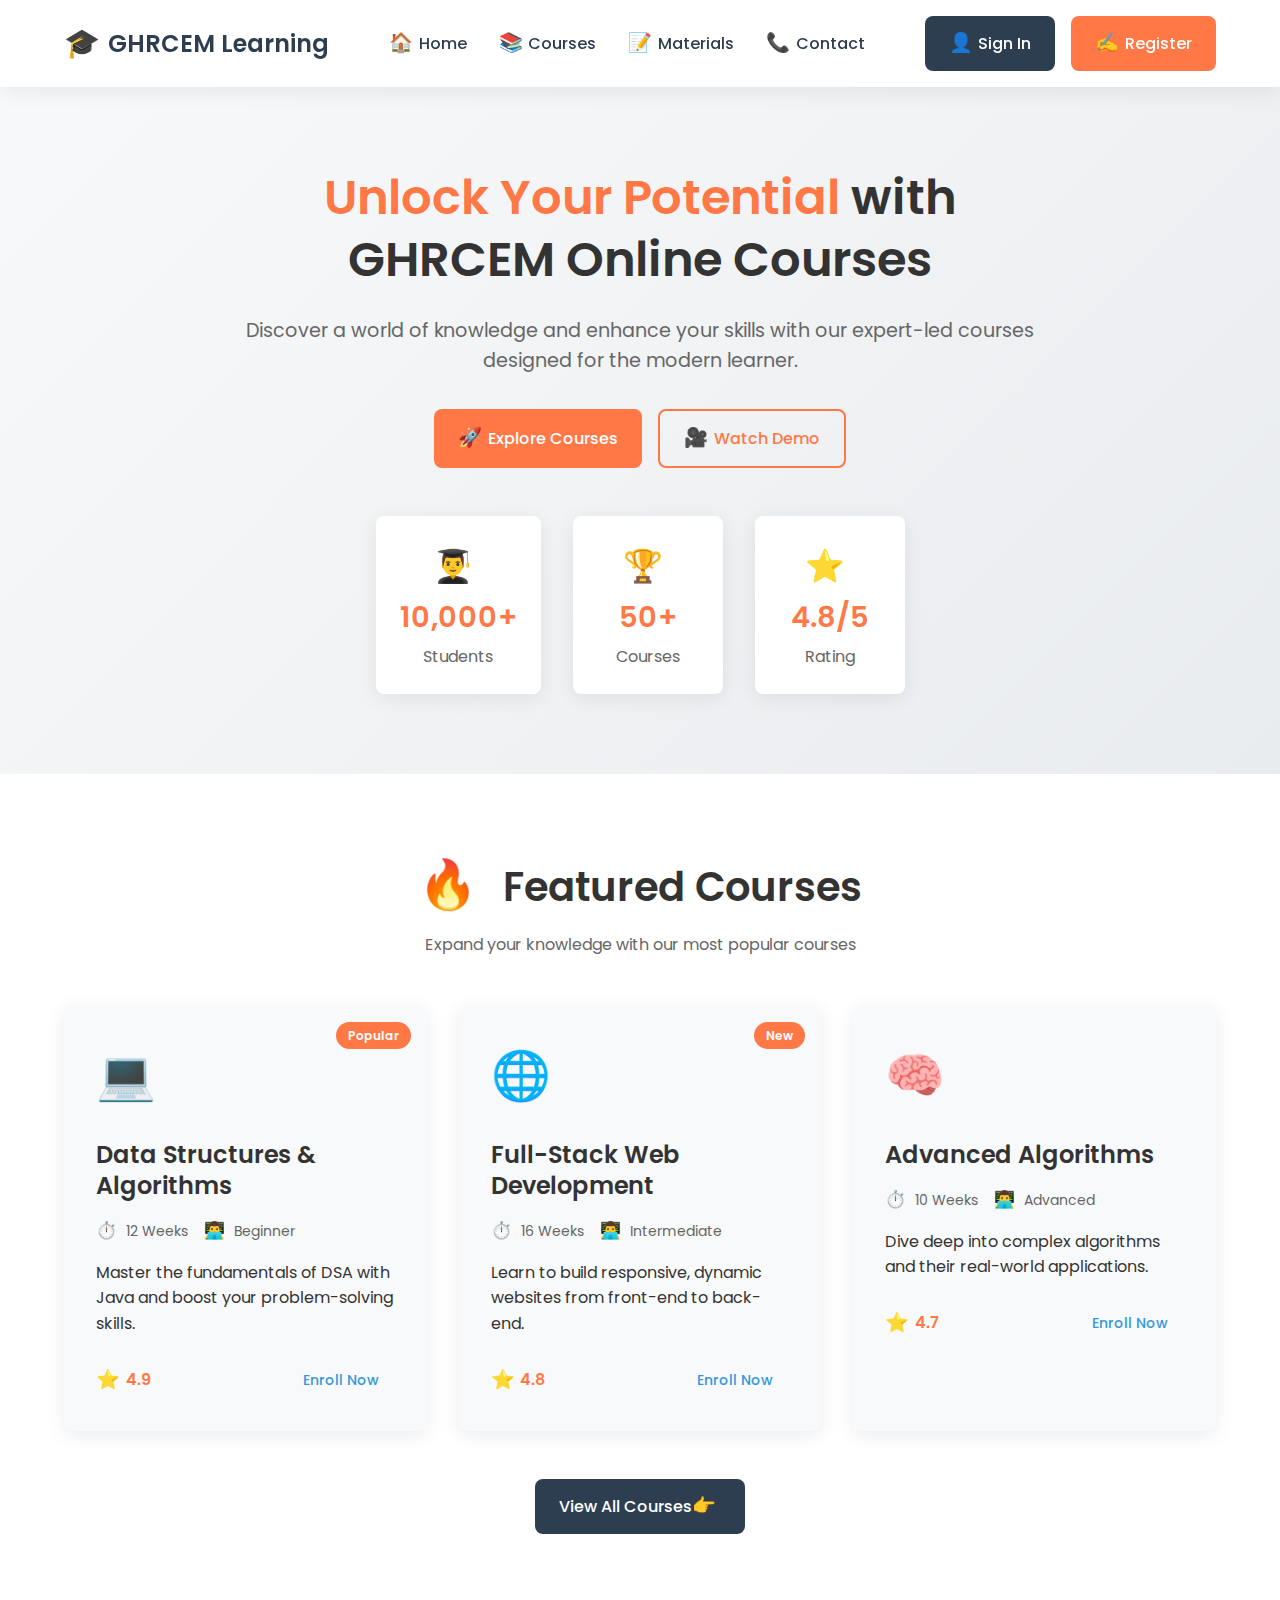
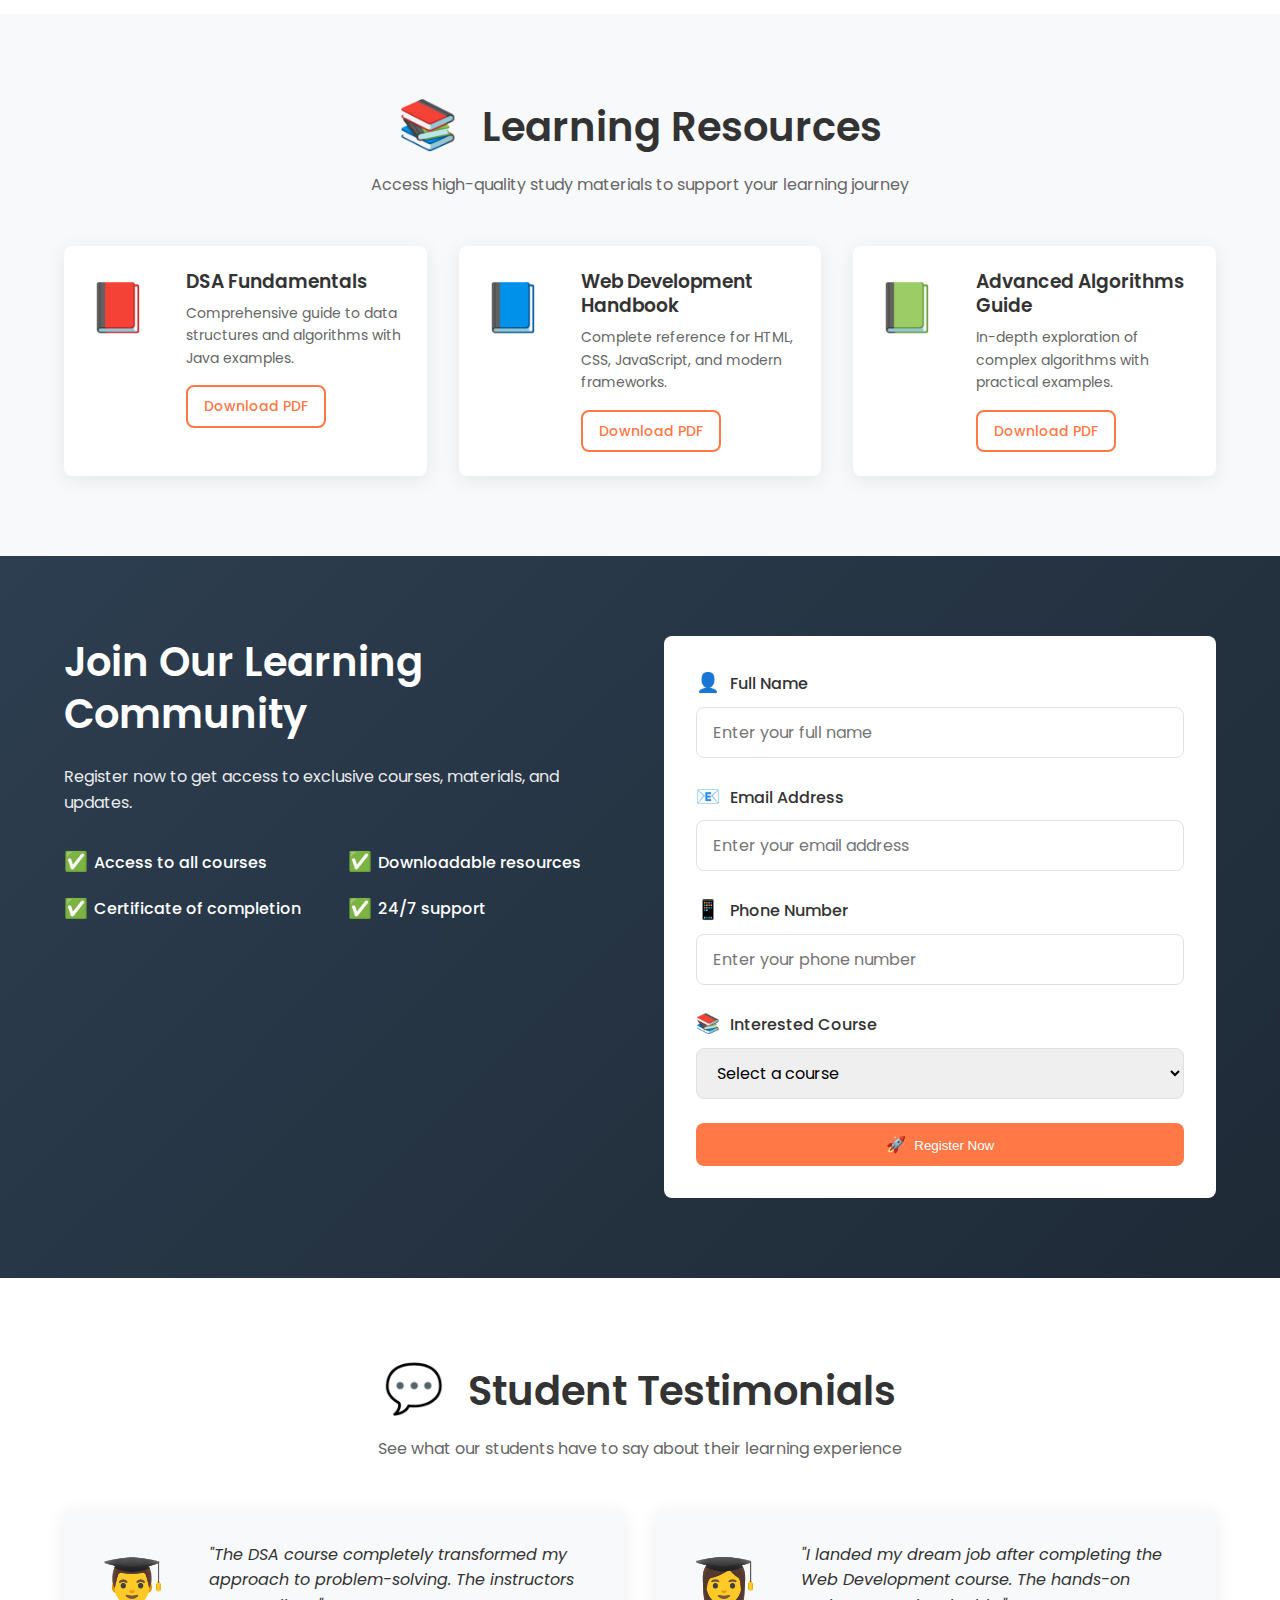
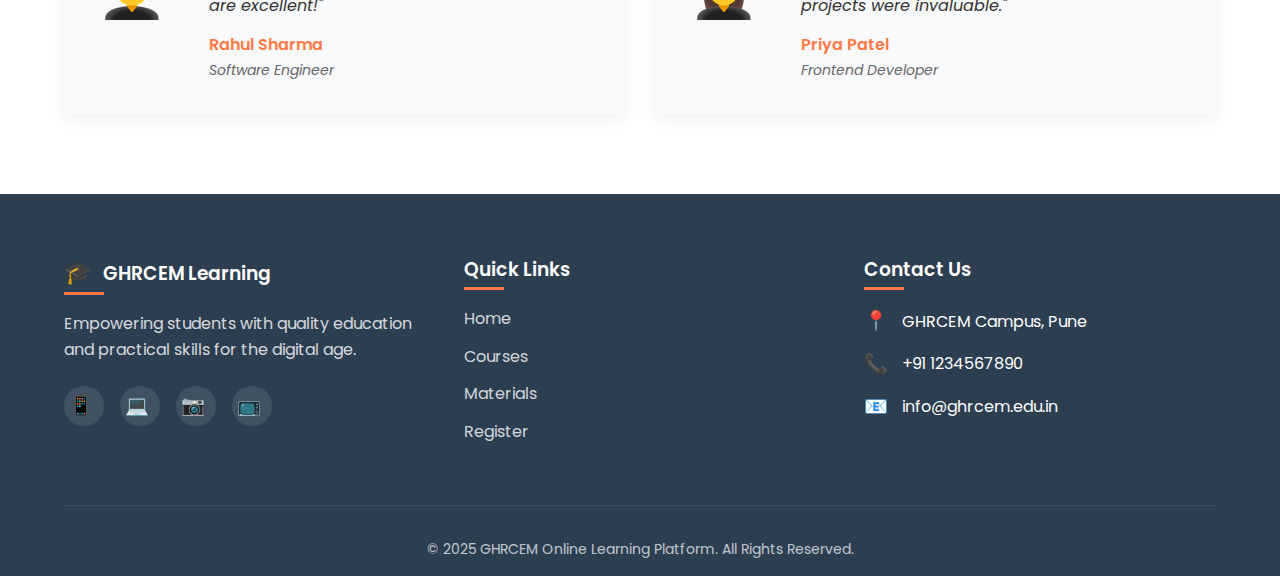
<file: index.html>
<!DOCTYPE html>
<html lang="en">
<head>
    <meta charset="UTF-8">
    <meta name="viewport" content="width=device-width, initial-scale=1.0">
    <title>Online Courses - GHRCEM</title>
    <link rel="stylesheet" href="styles.css">
    <link rel="stylesheet" href="https://fonts.googleapis.com/css2?family=Poppins:wght@300;400;500;600;700&display=swap">
</head>
<body>
    <header>
        <div class="logo">
            <span class="emoji">🎓</span>
            <h1>GHRCEM Learning</h1>
        </div>
        <nav>
            <ul>
                <li><a href="#"><span class="emoji">🏠</span> Home</a></li>
                <li><a href="#courses"><span class="emoji">📚</span> Courses</a></li>
                <li><a href="#materials"><span class="emoji">📝</span> Materials</a></li>
                <li><a href="#contact"><span class="emoji">📞</span> Contact</a></li>
            </ul>
        </nav>
        <div class="auth-buttons">
            <a href="#" class="btn btn-secondary"><span class="emoji">👤</span> Sign In</a>
            <a href="register.html" class="btn btn-primary"><span class="emoji">✍️</span> Register</a>
        </div>
        <div class="menu-toggle">
            <span></span>
            <span></span>
            <span></span>
        </div>
    </header>

    <main>
        <section class="hero">
            <div class="hero-content">
                <h2><span class="highlight">Unlock Your Potential</span> with GHRCEM Online Courses</h2>
                <p>Discover a world of knowledge and enhance your skills with our expert-led courses designed for the modern learner.</p>
                <div class="hero-buttons">
                    <a href="#courses" class="btn btn-primary"><span class="emoji">🚀</span> Explore Courses</a>
                    <a href="#" class="btn btn-outline"><span class="emoji">🎥</span> Watch Demo</a>
                </div>
            </div>
            <div class="hero-stats">
                <div class="stat-card">
                    <span class="emoji">👨‍🎓</span>
                    <h3>10,000+</h3>
                    <p>Students</p>
                </div>
                <div class="stat-card">
                    <span class="emoji">🏆</span>
                    <h3>50+</h3>
                    <p>Courses</p>
                </div>
                <div class="stat-card">
                    <span class="emoji">⭐</span>
                    <h3>4.8/5</h3>
                    <p>Rating</p>
                </div>
            </div>
        </section>

        <section id="courses" class="courses">
            <div class="section-header">
                <h2><span class="emoji">🔥</span> Featured Courses</h2>
                <p>Expand your knowledge with our most popular courses</p>
            </div>
            <div class="course-list">
                <div class="course-card">
                    <div class="course-badge">Popular</div>
                    <div class="course-icon"><span class="emoji">💻</span></div>
                    <h3>Data Structures & Algorithms</h3>
                    <div class="course-details">
                        <span><span class="emoji">⏱️</span> 12 Weeks</span>
                        <span><span class="emoji">👨‍💻</span> Beginner</span>
                    </div>
                    <p>Master the fundamentals of DSA with Java and boost your problem-solving skills.</p>
                    <div class="course-footer">
                        <span class="course-rating"><span class="emoji">⭐</span> 4.9</span>
                        <a href="https://www.apnacollege.in/course/alpha-plus-4" class="btn btn-small">Enroll Now</a>
                    </div>
                </div>
                
                <div class="course-card">
                    <div class="course-badge">New</div>
                    <div class="course-icon"><span class="emoji">🌐</span></div>
                    <h3>Full-Stack Web Development</h3>
                    <div class="course-details">
                        <span><span class="emoji">⏱️</span> 16 Weeks</span>
                        <span><span class="emoji">👨‍💻</span> Intermediate</span>
                    </div>
                    <p>Learn to build responsive, dynamic websites from front-end to back-end.</p>
                    <div class="course-footer">
                        <span class="course-rating"><span class="emoji">⭐</span> 4.8</span>
                        <a href="https://www.apnacollege.in/course/delta-6" class="btn btn-small">Enroll Now</a>
                    </div>
                </div>
                
                <div class="course-card">
                    <div class="course-icon"><span class="emoji">🧠</span></div>
                    <h3>Advanced Algorithms</h3>
                    <div class="course-details">
                        <span><span class="emoji">⏱️</span> 10 Weeks</span>
                        <span><span class="emoji">👨‍💻</span> Advanced</span>
                    </div>
                    <p>Dive deep into complex algorithms and their real-world applications.</p>
                    <div class="course-footer">
                        <span class="course-rating"><span class="emoji">⭐</span> 4.7</span>
                        <a href="https://www.coursera.org/learn/algorithms-part2" class="btn btn-small">Enroll Now</a>
                    </div>
                </div>
            </div>
            <div class="view-all">
                <a href="#" class="btn btn-secondary">View All Courses <span class="emoji">👉</span></a>
            </div>
        </section>

        <section id="materials" class="materials">
            <div class="section-header">
                <h2><span class="emoji">📚</span> Learning Resources</h2>
                <p>Access high-quality study materials to support your learning journey</p>
            </div>
            <div class="materials-list">
                <div class="material-card">
                    <div class="material-icon pdf-icon"><span class="emoji">📕</span></div>
                    <div class="material-content">
                        <h3>DSA Fundamentals</h3>
                        <p>Comprehensive guide to data structures and algorithms with Java examples.</p>
                        <a href="Notes/java programming dsa.pdf" class="btn btn-outline btn-small">Download PDF</a>
                    </div>
                </div>
                
                <div class="material-card">
                    <div class="material-icon pdf-icon"><span class="emoji">📘</span></div>
                    <div class="material-content">
                        <h3>Web Development Handbook</h3>
                        <p>Complete reference for HTML, CSS, JavaScript, and modern frameworks.</p>
                        <a href="Notes/WEB APPLICATION DEVELOPMENT NOTES.pdf" class="btn btn-outline btn-small">Download PDF</a>
                    </div>
                </div>
                
                <div class="material-card">
                    <div class="material-icon pdf-icon"><span class="emoji">📗</span></div>
                    <div class="material-content">
                        <h3>Advanced Algorithms Guide</h3>
                        <p>In-depth exploration of complex algorithms with practical examples.</p>
                        <a href="materials/advanced-algorithms.pdf" class="btn btn-outline btn-small">Download PDF</a>
                    </div>
                </div>
            </div>
        </section>

        <section id="registration" class="registration">
            <div class="registration-container">
                <div class="registration-content">
                    <h2>Join Our Learning Community</h2>
                    <p>Register now to get access to exclusive courses, materials, and updates.</p>
                    <div class="benefits">
                        <div class="benefit"><span class="emoji">✅</span> Access to all courses</div>
                        <div class="benefit"><span class="emoji">✅</span> Downloadable resources</div>
                        <div class="benefit"><span class="emoji">✅</span> Certificate of completion</div>
                        <div class="benefit"><span class="emoji">✅</span> 24/7 support</div>
                    </div>
                </div>
                <div class="registration-form">
                    <form>
                        <div class="form-group">
                            <label for="name"><span class="emoji">👤</span> Full Name</label>
                            <input type="text" id="name" name="name" placeholder="Enter your full name" required>
                        </div>
                        <div class="form-group">
                            <label for="email"><span class="emoji">📧</span> Email Address</label>
                            <input type="email" id="email" name="email" placeholder="Enter your email address" required>
                        </div>
                        <div class="form-group">
                            <label for="phone"><span class="emoji">📱</span> Phone Number</label>
                            <input type="tel" id="phone" name="phone" placeholder="Enter your phone number">
                        </div>
                        <div class="form-group">
                            <label for="course"><span class="emoji">📚</span> Interested Course</label>
                            <select id="course" name="course">
                                <option value="">Select a course</option>
                                <option value="dsa">Data Structures & Algorithms</option>
                                <option value="web">Web Development</option>
                                <option value="algo">Advanced Algorithms</option>
                            </select>
                        </div>
                        <button type="submit" class="btn btn-primary btn-block"><span class="emoji">🚀</span> Register Now</button>
                    </form>
                </div>
            </div>
        </section>

        <section class="testimonials">
            <div class="section-header">
                <h2><span class="emoji">💬</span> Student Testimonials</h2>
                <p>See what our students have to say about their learning experience</p>
            </div>
            <div class="testimonial-list">
                <div class="testimonial-card">
                    <div class="testimonial-avatar">
                        <span class="emoji">👨‍🎓</span>
                    </div>
                    <div class="testimonial-content">
                        <p>"The DSA course completely transformed my approach to problem-solving. The instructors are excellent!"</p>
                        <div class="testimonial-author">
                            <h4>Rahul Sharma</h4>
                            <p>Software Engineer</p>
                        </div>
                    </div>
                </div>
                
                <div class="testimonial-card">
                    <div class="testimonial-avatar">
                        <span class="emoji">👩‍🎓</span>
                    </div>
                    <div class="testimonial-content">
                        <p>"I landed my dream job after completing the Web Development course. The hands-on projects were invaluable."</p>
                        <div class="testimonial-author">
                            <h4>Priya Patel</h4>
                            <p>Frontend Developer</p>
                        </div>
                    </div>
                </div>
            </div>
        </section>
    </main>
    
    <footer>
        <div class="footer-content">
            <div class="footer-section">
                <h3><span class="emoji">🎓</span> GHRCEM Learning</h3>
                <p>Empowering students with quality education and practical skills for the digital age.</p>
                <div class="social-links">
                    <a href="#"><span class="emoji">📱</span></a>
                    <a href="#"><span class="emoji">💻</span></a>
                    <a href="#"><span class="emoji">📷</span></a>
                    <a href="#"><span class="emoji">📺</span></a>
                </div>
            </div>
            
            <div class="footer-section">
                <h3>Quick Links</h3>
                <ul>
                    <li><a href="#">Home</a></li>
                    <li><a href="#courses">Courses</a></li>
                    <li><a href="#materials">Materials</a></li>
                    <li><a href="#registration">Register</a></li>
                </ul>
            </div>
            
            <div class="footer-section">
                <h3>Contact Us</h3>
                <ul class="contact-info">
                    <li><span class="emoji">📍</span> GHRCEM Campus, Pune</li>
                    <li><span class="emoji">📞</span> +91 1234567890</li>
                    <li><span class="emoji">📧</span> info@ghrcem.edu.in</li>
                </ul>
            </div>
        </div>
        <div class="footer-bottom">
            <p>&copy; 2025 GHRCEM Online Learning Platform. All Rights Reserved.</p>
        </div>
    </footer>

    <script>
        // Mobile menu toggle
        document.querySelector('.menu-toggle').addEventListener('click', function() {
            document.querySelector('nav').classList.toggle('active');
            this.classList.toggle('active');
        });

        // Smooth scrolling for anchor links
        document.querySelectorAll('a[href^="#"]').forEach(anchor => {
            anchor.addEventListener('click', function (e) {
                e.preventDefault();
                
                document.querySelector(this.getAttribute('href')).scrollIntoView({
                    behavior: 'smooth'
                });
            });
        });
    </script>
</body>
</html>
</file>
<file: styles.css>
/* Base Styles */
:root {
    --primary-color: #ff7846;
    --primary-dark: #e05a2b;
    --secondary-color: #2d3e50;
    --accent-color: #3498db;
    --text-color: #333333;
    --text-light: #666666;
    --bg-color: #ffffff;
    --bg-light: #f8f9fa;
    --bg-dark: #e9ecef;
    --success-color: #28a745;
    --border-color: #dee2e6;
    --border-radius: 8px;
    --box-shadow: 0 4px 20px rgba(0, 0, 0, 0.08);
    --transition: all 0.3s ease;
}

* {
    margin: 0;
    padding: 0;
    box-sizing: border-box;
}

html {
    scroll-behavior: smooth;
}

body {
    font-family: 'Poppins', sans-serif;
    color: var(--text-color);
    background-color: var(--bg-light);
    line-height: 1.6;
}

h1, h2, h3, h4, h5, h6 {
    font-weight: 600;
    line-height: 1.3;
    margin-bottom: 0.5rem;
}

a {
    text-decoration: none;
    color: var(--accent-color);
    transition: var(--transition);
}

a:hover {
    color: var(--primary-color);
}

.emoji {
    font-size: 1.2em;
    margin-right: 0.3em;
    display: inline-block;
}

.highlight {
    color: var(--primary-color);
}

.section-header {
    text-align: center;
    margin-bottom: 3rem;
}

.section-header h2 {
    font-size: 2.5rem;
    margin-bottom: 1rem;
    position: relative;
    display: inline-block;
}

.section-header p {
    color: var(--text-light);
    max-width: 700px;
    margin: 0 auto;
}

/* Button Styles */
.btn {
    display: inline-flex;
    align-items: center;
    justify-content: center;
    padding: 0.75rem 1.5rem;
    border-radius: var(--border-radius);
    font-weight: 500;
    cursor: pointer;
    transition: var(--transition);
    text-align: center;
}

.btn-primary {
    background-color: var(--primary-color);
    color: white;
    border: none;
}

.btn-primary:hover {
    background-color: var(--primary-dark);
    color: white;
    transform: translateY(-3px);
    box-shadow: 0 10px 20px rgba(255, 120, 70, 0.2);
}

.btn-secondary {
    background-color: var(--secondary-color);
    color: white;
    border: none;
}

.btn-secondary:hover {
    background-color: #1e2a36;
    color: white;
    transform: translateY(-3px);
}

.btn-outline {
    background-color: transparent;
    color: var(--primary-color);
    border: 2px solid var(--primary-color);
}

.btn-outline:hover {
    background-color: var(--primary-color);
    color: white;
    transform: translateY(-3px);
}

.btn-small {
    padding: 0.5rem 1rem;
    font-size: 0.875rem;
}

.btn-block {
    display: block;
    width: 100%;
}

/* Header Styles */
header {
    background-color: var(--bg-color);
    box-shadow: var(--box-shadow);
    padding: 1rem 5%;
    position: sticky;
    top: 0;
    z-index: 1000;
    display: flex;
    justify-content: space-between;
    align-items: center;
}

.logo {
    display: flex;
    align-items: center;
}

.logo h1 {
    font-size: 1.5rem;
    margin: 0;
    color: var(--secondary-color);
}

.logo .emoji {
    font-size: 1.8rem;
    margin-right: 0.5rem;
}

nav ul {
    display: flex;
    list-style: none;
    gap: 2rem;
}

nav ul li a {
    color: var(--secondary-color);
    font-weight: 500;
    display: flex;
    align-items: center;
}

nav ul li a:hover {
    color: var(--primary-color);
}

.auth-buttons {
    display: flex;
    gap: 1rem;
}

.menu-toggle {
    display: none;
    flex-direction: column;
    gap: 5px;
    cursor: pointer;
}

.menu-toggle span {
    display: block;
    width: 25px;
    height: 3px;
    background-color: var(--secondary-color);
    transition: var(--transition);
}

/* Hero Section */
.hero {
    background: linear-gradient(135deg, #f8f9fa 0%, #e9ecef 100%);
    padding: 5rem 5%;
    display: flex;
    flex-direction: column;
    gap: 3rem;
}

.hero-content {
    max-width: 800px;
    margin: 0 auto;
    text-align: center;
}

.hero-content h2 {
    font-size: 3rem;
    margin-bottom: 1.5rem;
}

.hero-content p {
    font-size: 1.2rem;
    color: var(--text-light);
    margin-bottom: 2rem;
}

.hero-buttons {
    display: flex;
    gap: 1rem;
    justify-content: center;
}

.hero-stats {
    display: flex;
    justify-content: center;
    gap: 2rem;
    flex-wrap: wrap;
}

.stat-card {
    background-color: var(--bg-color);
    padding: 1.5rem;
    border-radius: var(--border-radius);
    box-shadow: var(--box-shadow);
    text-align: center;
    min-width: 150px;
    transition: var(--transition);
}

.stat-card:hover {
    transform: translateY(-10px);
    box-shadow: 0 15px 30px rgba(0, 0, 0, 0.1);
}

.stat-card .emoji {
    font-size: 2rem;
    margin-bottom: 0.5rem;
    display: block;
}

.stat-card h3 {
    font-size: 1.8rem;
    color: var(--primary-color);
}

.stat-card p {
    color: var(--text-light);
}

/* Courses Section */
.courses {
    padding: 5rem 5%;
    background-color: var(--bg-color);
}

.course-list {
    display: grid;
    grid-template-columns: repeat(auto-fit, minmax(300px, 1fr));
    gap: 2rem;
    margin-bottom: 3rem;
}

.course-card {
    background-color: var(--bg-light);
    border-radius: var(--border-radius);
    box-shadow: var(--box-shadow);
    padding: 2rem;
    position: relative;
    transition: var(--transition);
    overflow: hidden;
}

.course-card:hover {
    transform: translateY(-10px);
    box-shadow: 0 15px 30px rgba(0, 0, 0, 0.1);
}

.course-badge {
    position: absolute;
    top: 1rem;
    right: 1rem;
    background-color: var(--primary-color);
    color: white;
    padding: 0.25rem 0.75rem;
    border-radius: 20px;
    font-size: 0.75rem;
    font-weight: 600;
}

.course-icon {
    margin-bottom: 1.5rem;
}

.course-icon .emoji {
    font-size: 3rem;
    margin: 0;
}

.course-card h3 {
    font-size: 1.5rem;
    margin-bottom: 1rem;
}

.course-details {
    display: flex;
    gap: 1rem;
    margin-bottom: 1rem;
    color: var(--text-light);
    font-size: 0.875rem;
}

.course-footer {
    display: flex;
    justify-content: space-between;
    align-items: center;
    margin-top: 1.5rem;
}

.course-rating {
    color: var(--primary-color);
    font-weight: 600;
    display: flex;
    align-items: center;
}

.view-all {
    text-align: center;
}

/* Materials Section */
.materials {
    padding: 5rem 5%;
    background-color: var(--bg-light);
}

.materials-list {
    display: grid;
    grid-template-columns: repeat(auto-fit, minmax(300px, 1fr));
    gap: 2rem;
}

.material-card {
    background-color: var(--bg-color);
    border-radius: var(--border-radius);
    box-shadow: var(--box-shadow);
    padding: 1.5rem;
    display: flex;
    gap: 1.5rem;
    transition: var(--transition);
}

.material-card:hover {
    transform: translateY(-5px);
    box-shadow: 0 15px 30px rgba(0, 0, 0, 0.1);
}

.material-icon {
    font-size: 2.5rem;
    color: var(--primary-color);
}

.material-content h3 {
    margin-bottom: 0.5rem;
}

.material-content p {
    color: var(--text-light);
    margin-bottom: 1rem;
    font-size: 0.875rem;
}

/* Registration Section */
.registration {
    padding: 5rem 5%;
    background: linear-gradient(135deg, var(--secondary-color) 0%, #1e2a36 100%);
    color: white;
}

.registration-container {
    display: grid;
    grid-template-columns: 1fr 1fr;
    gap: 3rem;
    max-width: 1200px;
    margin: 0 auto;
}

.registration-content h2 {
    font-size: 2.5rem;
    margin-bottom: 1.5rem;
}

.registration-content p {
    margin-bottom: 2rem;
    opacity: 0.9;
}

.benefits {
    display: grid;
    grid-template-columns: 1fr 1fr;
    gap: 1rem;
}

.benefit {
    display: flex;
    align-items: center;
    font-weight: 500;
}

.registration-form {
    background-color: white;
    border-radius: var(--border-radius);
    padding: 2rem;
    color: var(--text-color);
}

.form-group {
    margin-bottom: 1.5rem;
}

.form-group label {
    display: block;
    margin-bottom: 0.5rem;
    font-weight: 500;
}

.form-group input,
.form-group select {
    width: 100%;
    padding: 0.75rem 1rem;
    border: 1px solid var(--border-color);
    border-radius: var(--border-radius);
    font-family: inherit;
    font-size: 1rem;
    transition: var(--transition);
}

.form-group input:focus,
.form-group select:focus {
    outline: none;
    border-color: var(--primary-color);
    box-shadow: 0 0 0 3px rgba(255, 120, 70, 0.2);
}

/* Testimonials Section */
.testimonials {
    padding: 5rem 5%;
    background-color: var(--bg-color);
}

.testimonial-list {
    display: grid;
    grid-template-columns: repeat(auto-fit, minmax(300px, 1fr));
    gap: 2rem;
}

.testimonial-card {
    background-color: var(--bg-light);
    border-radius: var(--border-radius);
    box-shadow: var(--box-shadow);
    padding: 2rem;
    display: flex;
    gap: 1.5rem;
    transition: var(--transition);
}

.testimonial-card:hover {
    transform: translateY(-5px);
    box-shadow: 0 15px 30px rgba(0, 0, 0, 0.1);
}

.testimonial-avatar {
    font-size: 3rem;
}

.testimonial-content p {
    font-style: italic;
    margin-bottom: 1rem;
}

.testimonial-author h4 {
    color: var(--primary-color);
    margin-bottom: 0.25rem;
}

.testimonial-author p {
    font-size: 0.875rem;
    color: var(--text-light);
    margin: 0;
}

/* Footer Styles */
footer {
    background-color: var(--secondary-color);
    color: white;
    padding: 4rem 5% 1rem;
}

.footer-content {
    display: grid;
    grid-template-columns: repeat(auto-fit, minmax(250px, 1fr));
    gap: 3rem;
    margin-bottom: 3rem;
}

.footer-section h3 {
    margin-bottom: 1.5rem;
    position: relative;
    display: inline-block;
}

.footer-section h3::after {
    content: '';
    position: absolute;
    left: 0;
    bottom: -8px;
    width: 40px;
    height: 3px;
    background-color: var(--primary-color);
}

.footer-section p {
    margin-bottom: 1.5rem;
    opacity: 0.8;
}

.social-links {
    display: flex;
    gap: 1rem;
}

.social-links a {
    display: flex;
    align-items: center;
    justify-content: center;
    width: 40px;
    height: 40px;
    background-color: rgba(255, 255, 255, 0.1);
    border-radius: 50%;
    color: white;
    transition: var(--transition);
}

.social-links a:hover {
    background-color: var(--primary-color);
    transform: translateY(-3px);
}

.footer-section ul {
    list-style: none;
}

.footer-section ul li {
    margin-bottom: 0.75rem;
}

.footer-section ul li a {
    color: rgba(255, 255, 255, 0.8);
    transition: var(--transition);
}

.footer-section ul li a:hover {
    color: var(--primary-color);
    padding-left: 5px;
}

.contact-info li {
    display: flex;
    align-items: center;
    gap: 0.5rem;
}

.footer-bottom {
    text-align: center;
    padding-top: 2rem;
    border-top: 1px solid rgba(255, 255, 255, 0.1);
    font-size: 0.875rem;
    opacity: 0.7;
}

/* Responsive Styles */
@media (max-width: 992px) {
    .registration-container {
        grid-template-columns: 1fr;
    }
    
    .hero-content h2 {
        font-size: 2.5rem;
    }
}

@media (max-width: 768px) {
    header {
        padding: 1rem;
    }
    
    nav {
        position: fixed;
        top: 70px;
        left: -100%;
        width: 100%;
        height: calc(100vh - 70px);
        background-color: var(--bg-color);
        flex-direction: column;
        padding: 2rem;
        transition: var(--transition);
        box-shadow: var(--box-shadow);
    }
    
    nav.active {
        left: 0;
    }
    
    nav ul {
        flex-direction: column;
        gap: 1.5rem;
    }
    
    .auth-buttons {
        display: none;
    }
    
    .menu-toggle {
        display: flex;
    }
    
    .menu-toggle.active span:nth-child(1) {
        transform: translateY(8px) rotate(45deg);
    }
    
    .menu-toggle.active span:nth-child(2) {
        opacity: 0;
    }
    
    .menu-toggle.active span:nth-child(3) {
        transform: translateY(-8px) rotate(-45deg);
    }
    
    .hero-content h2 {
        font-size: 2rem;
    }
    
    .hero-buttons {
        flex-direction: column;
        gap: 1rem;
    }
    
    .material-card {
        flex-direction: column;
        align-items: center;
        text-align: center;
    }
    
    .testimonial-card {
        flex-direction: column;
        align-items: center;
        text-align: center;
    }
}

@media (max-width: 480px) {
    .section-header h2 {
        font-size: 2rem;
    }
    
    .stat-card {
        min-width: 120px;
        padding: 1rem;
    }
    
    .benefits {
        grid-template-columns: 1fr;
    }
}
</file>
